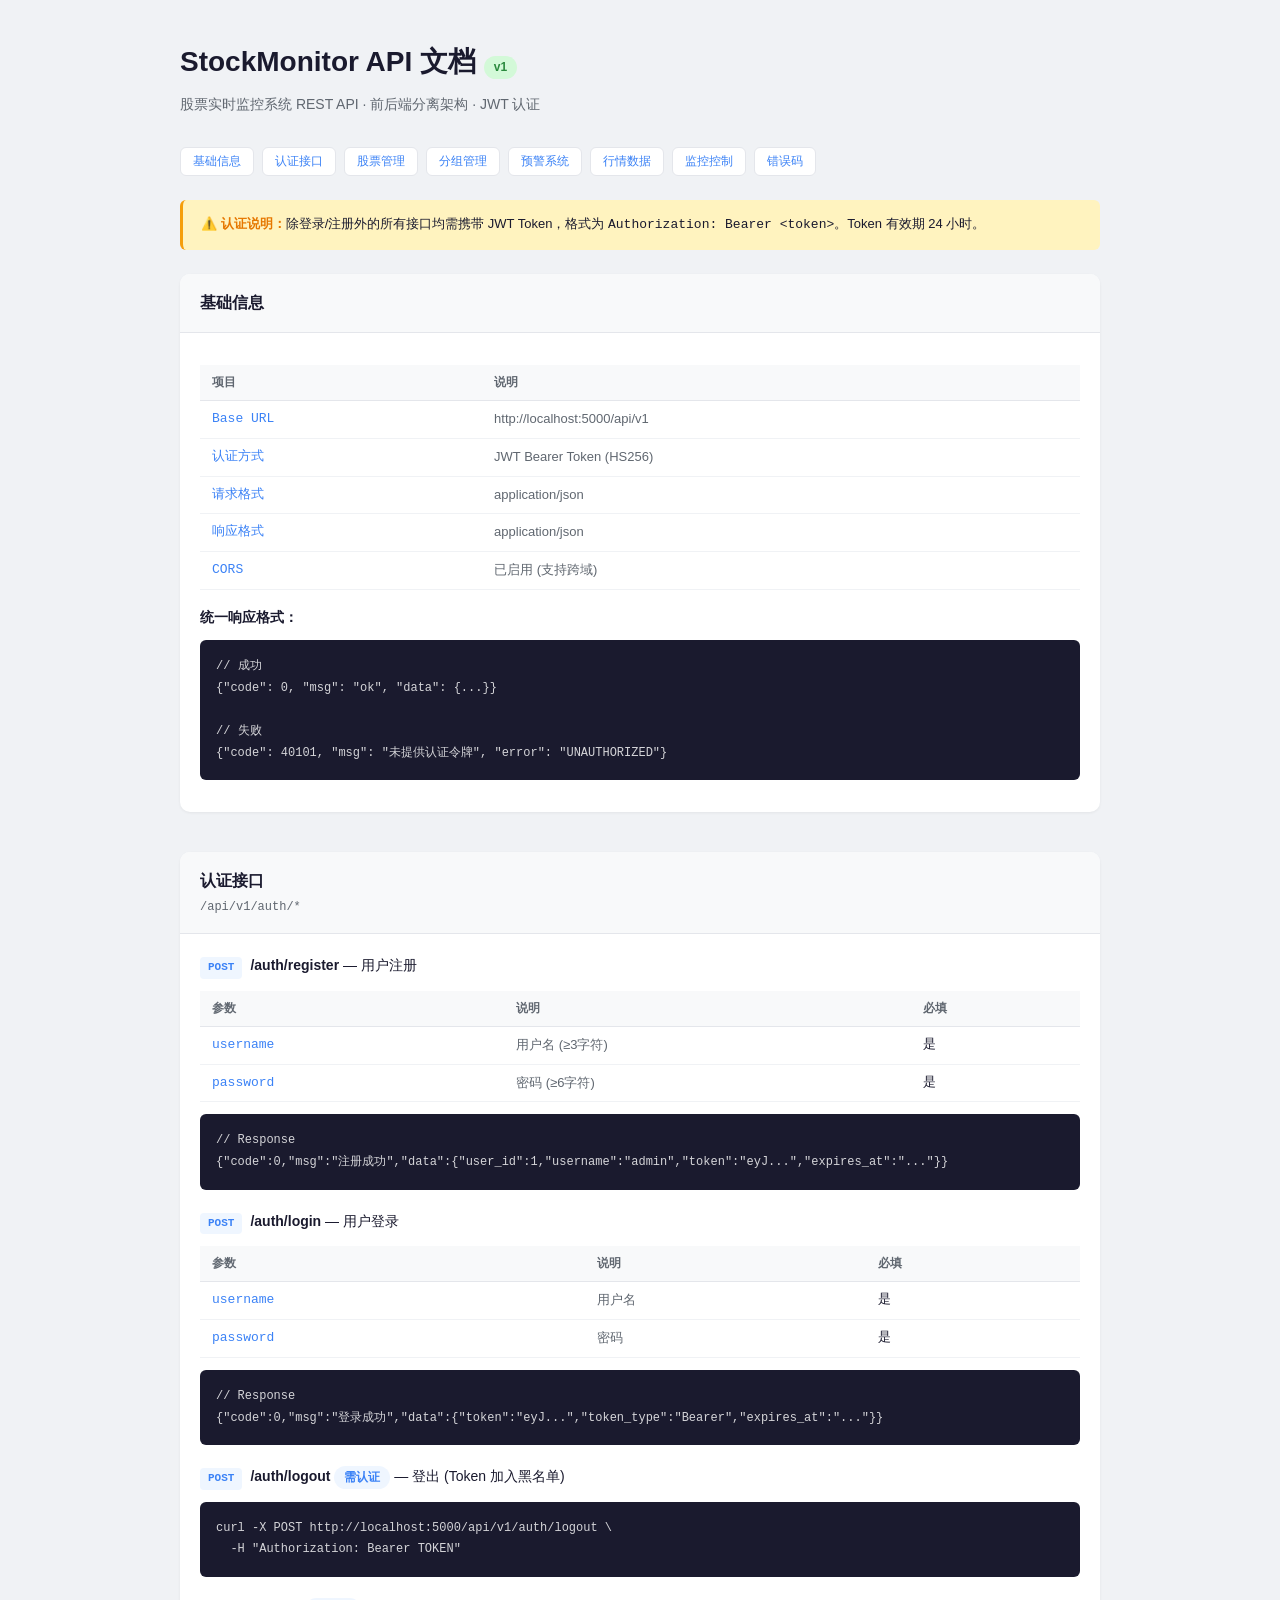
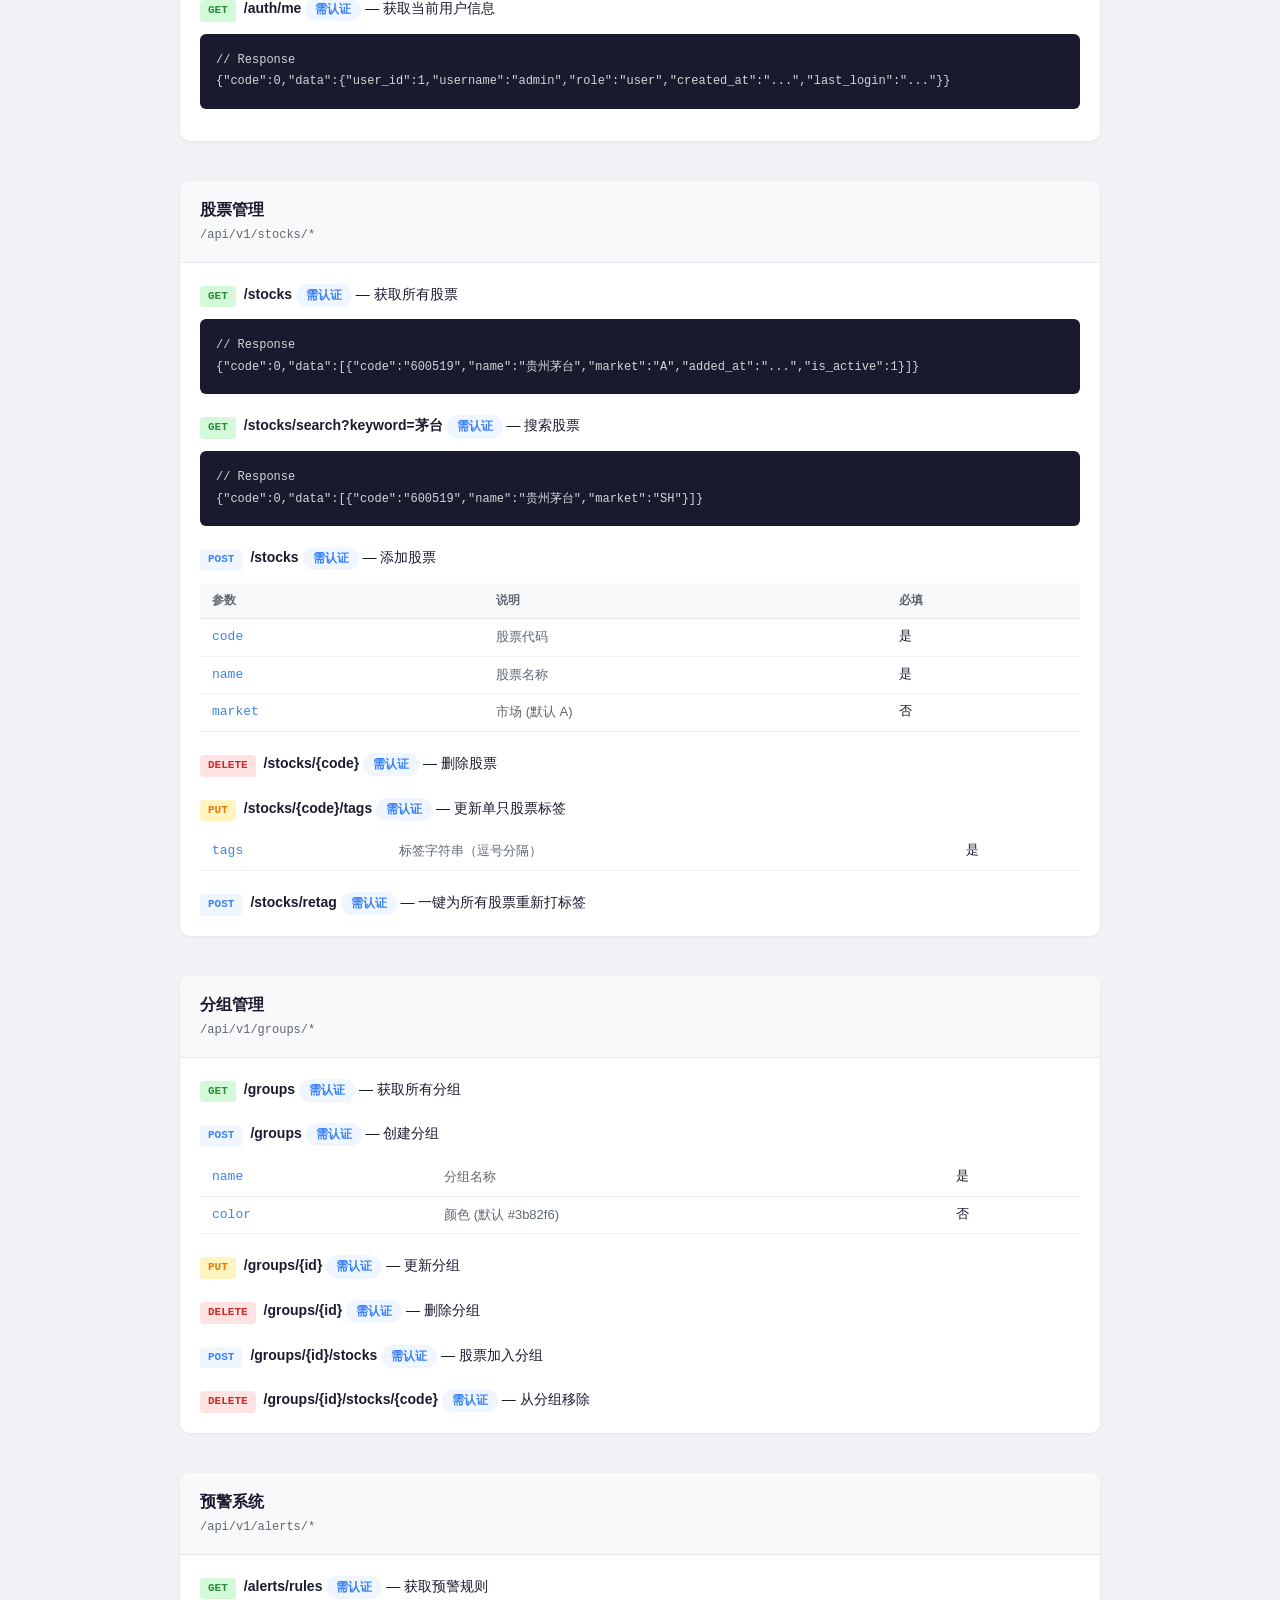
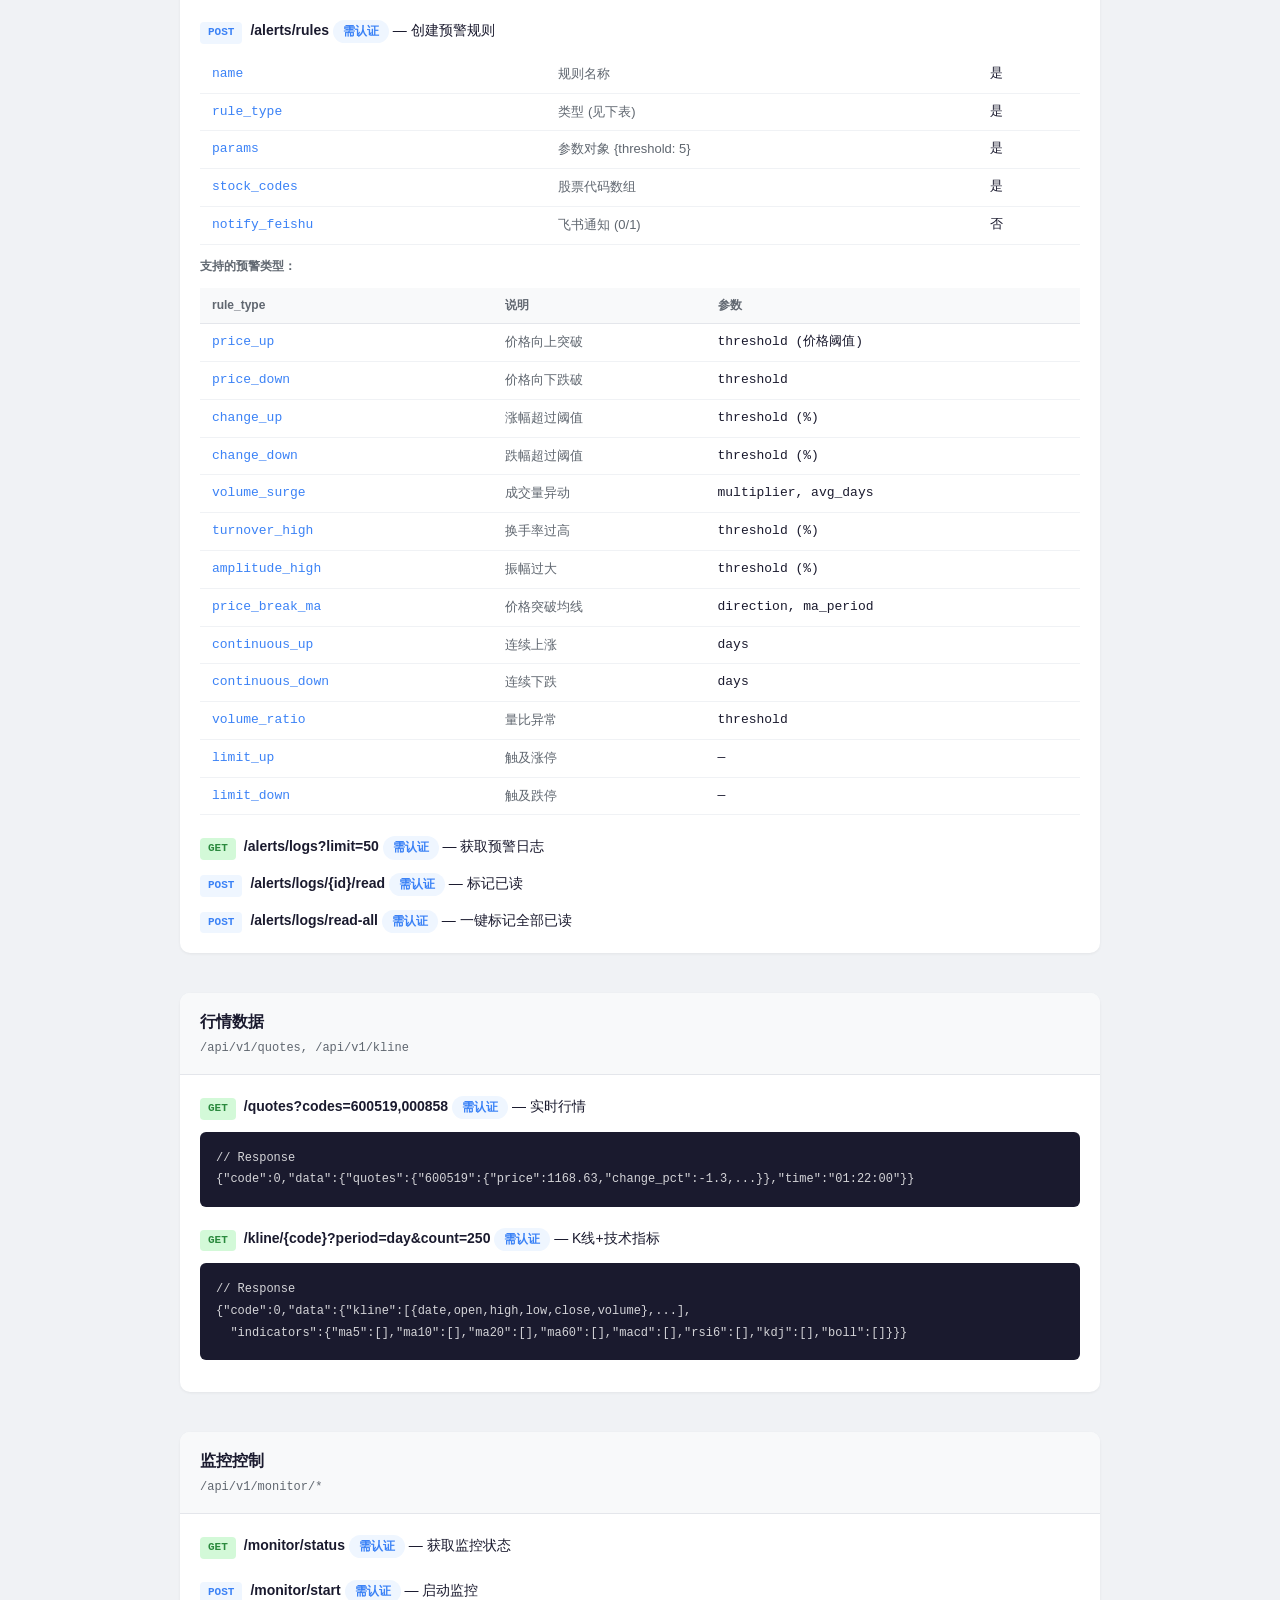
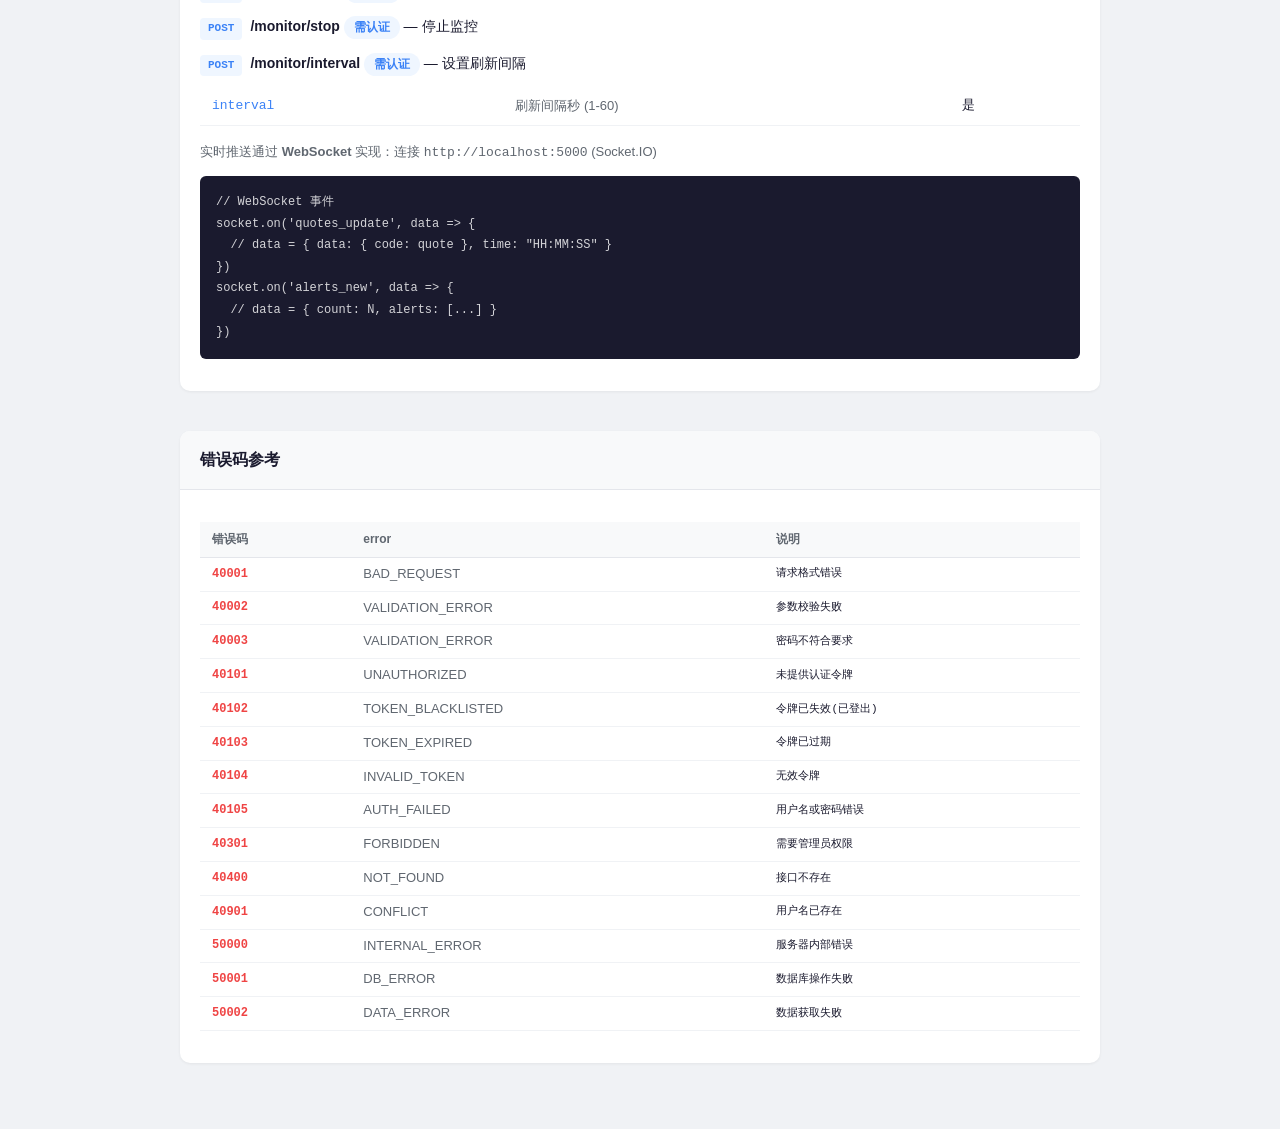
<file: api-docs.html>
<!DOCTYPE html>
<html lang="zh-CN">
<head>
    <meta charset="UTF-8">
    <meta name="viewport" content="width=device-width, initial-scale=1.0">
    <title>StockMonitor API 文档 v1</title>
    <style>
        *{margin:0;padding:0;box-sizing:border-box}
        body{font-family:-apple-system,BlinkMacSystemFont,"Segoe UI","PingFang SC","Microsoft YaHei",sans-serif;font-size:14px;color:#1a1a2e;background:#f0f2f5;line-height:1.6}
        .container{max-width:960px;margin:0 auto;padding:40px 20px}
        h1{font-size:28px;font-weight:700;margin-bottom:8px}
        .subtitle{font-size:14px;color:#606770;margin-bottom:32px}
        .badge{display:inline-flex;align-items:center;gap:4px;padding:2px 10px;border-radius:12px;font-size:12px;font-weight:600}
        .badge-green{background:#d3f9d8;color:#2b8a3e}
        .badge-blue{background:#eff6ff;color:#3b82f6}
        .alert-box{background:#fff3bf;border-left:3px solid #f59e0b;padding:14px 18px;border-radius:6px;margin-bottom:24px;font-size:13px}
        .alert-box strong{color:#e67700}
        .section{margin-bottom:40px;background:#fff;border-radius:10px;box-shadow:0 1px 3px rgba(0,0,0,.06);overflow:hidden}
        .section-header{background:#f8f9fa;padding:16px 20px;border-bottom:1px solid #e4e6eb}
        .section-header h2{font-size:16px;font-weight:700}
        .section-header .endpoint{font-size:12px;color:#606770;margin-top:4px;font-family:monospace}
        .section-body{padding:20px}
        .method{display:inline-flex;padding:2px 8px;border-radius:4px;font-size:11px;font-weight:700;font-family:monospace;margin-right:8px}
        .method-get{background:#d3f9d8;color:#2b8a3e}
        .method-post{background:#eff6ff;color:#3b82f6}
        .method-put{background:#fff3bf;color:#e67700}
        .method-delete{background:#ffe3e3;color:#c92a2a}
        .param-table{width:100%;border-collapse:collapse;margin:12px 0}
        .param-table th{background:#f8f9fa;padding:8px 12px;text-align:left;font-size:12px;font-weight:600;color:#606770;border-bottom:1px solid #e4e6eb}
        .param-table td{padding:8px 12px;font-size:13px;border-bottom:1px solid #f0f2f5;font-family:monospace}
        .param-table td:first-child{color:#3b82f6}
        .param-table td:nth-child(2){color:#606770;font-family:inherit;font-size:13px}
        pre{background:#1a1a2e;color:#d4d4d8;padding:16px;border-radius:6px;font-size:12px;overflow-x:auto;margin:12px 0;line-height:1.8}
        .toc{display:flex;flex-wrap:wrap;gap:8px;margin-bottom:24px}
        .toc a{display:inline-flex;align-items:center;padding:4px 12px;background:#fff;border:1px solid #e4e6eb;border-radius:6px;font-size:12px;color:#3b82f6;text-decoration:none;transition:all .2s}
        .toc a:hover{background:#eff6ff;border-color:#3b82f6}
        .error-table{margin:12px 0;width:100%}
        .error-table td{padding:6px 12px;font-size:12px;border-bottom:1px solid #f0f2f5}
        .error-table td:first-child{font-family:monospace;font-weight:600;color:#ef4444;white-space:nowrap}
        .error-table td:last-child{font-family:monospace;font-size:11px}
    </style>
</head>
<body>
    <div class="container">
        <h1>StockMonitor API 文档 <span class="badge badge-green">v1</span></h1>
        <div class="subtitle">股票实时监控系统 REST API · 前后端分离架构 · JWT 认证</div>

        <div class="toc">
            <a href="#base">基础信息</a>
            <a href="#auth">认证接口</a>
            <a href="#stocks">股票管理</a>
            <a href="#groups">分组管理</a>
            <a href="#alerts">预警系统</a>
            <a href="#quotes">行情数据</a>
            <a href="#monitor">监控控制</a>
            <a href="#errors">错误码</a>
        </div>

        <div class="alert-box"><strong>⚠️ 认证说明：</strong>除登录/注册外的所有接口均需携带 JWT Token，格式为 <code>Authorization: Bearer &lt;token&gt;</code>。Token 有效期 24 小时。</div>

        <!-- 基础信息 -->
        <div class="section" id="base">
            <div class="section-header"><h2>基础信息</h2></div>
            <div class="section-body">
                <table class="param-table">
                    <tr><th>项目</th><th>说明</th></tr>
                    <tr><td>Base URL</td><td>http://localhost:5000/api/v1</td></tr>
                    <tr><td>认证方式</td><td>JWT Bearer Token (HS256)</td></tr>
                    <tr><td>请求格式</td><td>application/json</td></tr>
                    <tr><td>响应格式</td><td>application/json</td></tr>
                    <tr><td>CORS</td><td>已启用 (支持跨域)</td></tr>
                </table>
                <p style="margin-top:16px;font-weight:600">统一响应格式：</p>
                <pre>// 成功
{"code": 0, "msg": "ok", "data": {...}}

// 失败  
{"code": 40101, "msg": "未提供认证令牌", "error": "UNAUTHORIZED"}</pre>
            </div>
        </div>

        <!-- 认证 -->
        <div class="section" id="auth">
            <div class="section-header"><h2>认证接口</h2><div class="endpoint">/api/v1/auth/*</div></div>
            <div class="section-body">

                <p><span class="method method-post">POST</span><strong>/auth/register</strong> — 用户注册</p>
                <table class="param-table">
                    <tr><th>参数</th><th>说明</th><th>必填</th></tr>
                    <tr><td>username</td><td>用户名 (≥3字符)</td><td>是</td></tr>
                    <tr><td>password</td><td>密码 (≥6字符)</td><td>是</td></tr>
                </table>
                <pre>// Response
{"code":0,"msg":"注册成功","data":{"user_id":1,"username":"admin","token":"eyJ...","expires_at":"..."}}</pre>

                <p style="margin-top:20px"><span class="method method-post">POST</span><strong>/auth/login</strong> — 用户登录</p>
                <table class="param-table">
                    <tr><th>参数</th><th>说明</th><th>必填</th></tr>
                    <tr><td>username</td><td>用户名</td><td>是</td></tr>
                    <tr><td>password</td><td>密码</td><td>是</td></tr>
                </table>
                <pre>// Response
{"code":0,"msg":"登录成功","data":{"token":"eyJ...","token_type":"Bearer","expires_at":"..."}}</pre>

                <p style="margin-top:20px"><span class="method method-post">POST</span><strong>/auth/logout</strong> <span class="badge badge-blue">需认证</span> — 登出 (Token 加入黑名单)</p>
                <pre>curl -X POST http://localhost:5000/api/v1/auth/logout \
  -H "Authorization: Bearer TOKEN"</pre>

                <p style="margin-top:20px"><span class="method method-get">GET</span><strong>/auth/me</strong> <span class="badge badge-blue">需认证</span> — 获取当前用户信息</p>
                <pre>// Response
{"code":0,"data":{"user_id":1,"username":"admin","role":"user","created_at":"...","last_login":"..."}}</pre>
            </div>
        </div>

        <!-- 股票管理 -->
        <div class="section" id="stocks">
            <div class="section-header"><h2>股票管理</h2><div class="endpoint">/api/v1/stocks/*</div></div>
            <div class="section-body">
                <p><span class="method method-get">GET</span><strong>/stocks</strong> <span class="badge badge-blue">需认证</span> — 获取所有股票</p>
                <pre>// Response
{"code":0,"data":[{"code":"600519","name":"贵州茅台","market":"A","added_at":"...","is_active":1}]}</pre>

                <p style="margin-top:20px"><span class="method method-get">GET</span><strong>/stocks/search?keyword=茅台</strong> <span class="badge badge-blue">需认证</span> — 搜索股票</p>
                <pre>// Response  
{"code":0,"data":[{"code":"600519","name":"贵州茅台","market":"SH"}]}</pre>

                <p style="margin-top:20px"><span class="method method-post">POST</span><strong>/stocks</strong> <span class="badge badge-blue">需认证</span> — 添加股票</p>
                <table class="param-table">
                    <tr><th>参数</th><th>说明</th><th>必填</th></tr>
                    <tr><td>code</td><td>股票代码</td><td>是</td></tr>
                    <tr><td>name</td><td>股票名称</td><td>是</td></tr>
                    <tr><td>market</td><td>市场 (默认 A)</td><td>否</td></tr>
                </table>

                <p style="margin-top:20px"><span class="method method-delete">DELETE</span><strong>/stocks/{code}</strong> <span class="badge badge-blue">需认证</span> — 删除股票</p>

                <p style="margin-top:20px"><span class="method method-put">PUT</span><strong>/stocks/{code}/tags</strong> <span class="badge badge-blue">需认证</span> — 更新单只股票标签</p>
                <table class="param-table"><tr><td>tags</td><td>标签字符串（逗号分隔）</td><td>是</td></tr></table>

                <p style="margin-top:20px"><span class="method method-post">POST</span><strong>/stocks/retag</strong> <span class="badge badge-blue">需认证</span> — 一键为所有股票重新打标签</p>
            </div>
        </div>

        <!-- 分组 -->
        <div class="section" id="groups">
            <div class="section-header"><h2>分组管理</h2><div class="endpoint">/api/v1/groups/*</div></div>
            <div class="section-body">
                <p><span class="method method-get">GET</span><strong>/groups</strong> <span class="badge badge-blue">需认证</span> — 获取所有分组</p>
                <p style="margin-top:20px"><span class="method method-post">POST</span><strong>/groups</strong> <span class="badge badge-blue">需认证</span> — 创建分组</p>
                <table class="param-table">
                    <tr><td>name</td><td>分组名称</td><td>是</td></tr>
                    <tr><td>color</td><td>颜色 (默认 #3b82f6)</td><td>否</td></tr>
                </table>
                <p style="margin-top:20px"><span class="method method-put">PUT</span><strong>/groups/{id}</strong> <span class="badge badge-blue">需认证</span> — 更新分组</p>
                <p style="margin-top:20px"><span class="method method-delete">DELETE</span><strong>/groups/{id}</strong> <span class="badge badge-blue">需认证</span> — 删除分组</p>
                <p style="margin-top:20px"><span class="method method-post">POST</span><strong>/groups/{id}/stocks</strong> <span class="badge badge-blue">需认证</span> — 股票加入分组</p>
                <p style="margin-top:20px"><span class="method method-delete">DELETE</span><strong>/groups/{id}/stocks/{code}</strong> <span class="badge badge-blue">需认证</span> — 从分组移除</p>
            </div>
        </div>

        <!-- 预警 -->
        <div class="section" id="alerts">
            <div class="section-header"><h2>预警系统</h2><div class="endpoint">/api/v1/alerts/*</div></div>
            <div class="section-body">
                <p><span class="method method-get">GET</span><strong>/alerts/rules</strong> <span class="badge badge-blue">需认证</span> — 获取预警规则</p>
                <p style="margin-top:20px"><span class="method method-post">POST</span><strong>/alerts/rules</strong> <span class="badge badge-blue">需认证</span> — 创建预警规则</p>
                <table class="param-table">
                    <tr><td>name</td><td>规则名称</td><td>是</td></tr>
                    <tr><td>rule_type</td><td>类型 (见下表)</td><td>是</td></tr>
                    <tr><td>params</td><td>参数对象 {threshold: 5}</td><td>是</td></tr>
                    <tr><td>stock_codes</td><td>股票代码数组</td><td>是</td></tr>
                    <tr><td>notify_feishu</td><td>飞书通知 (0/1)</td><td>否</td></tr>
                </table>
                <p style="margin-top:12px;font-size:12px;color:#606770"><strong>支持的预警类型：</strong></p>
                <table class="param-table">
                    <tr><th>rule_type</th><th>说明</th><th>参数</th></tr>
                    <tr><td>price_up</td><td>价格向上突破</td><td>threshold (价格阈值)</td></tr>
                    <tr><td>price_down</td><td>价格向下跌破</td><td>threshold</td></tr>
                    <tr><td>change_up</td><td>涨幅超过阈值</td><td>threshold (%)</td></tr>
                    <tr><td>change_down</td><td>跌幅超过阈值</td><td>threshold (%)</td></tr>
                    <tr><td>volume_surge</td><td>成交量异动</td><td>multiplier, avg_days</td></tr>
                    <tr><td>turnover_high</td><td>换手率过高</td><td>threshold (%)</td></tr>
                    <tr><td>amplitude_high</td><td>振幅过大</td><td>threshold (%)</td></tr>
                    <tr><td>price_break_ma</td><td>价格突破均线</td><td>direction, ma_period</td></tr>
                    <tr><td>continuous_up</td><td>连续上涨</td><td>days</td></tr>
                    <tr><td>continuous_down</td><td>连续下跌</td><td>days</td></tr>
                    <tr><td>volume_ratio</td><td>量比异常</td><td>threshold</td></tr>
                    <tr><td>limit_up</td><td>触及涨停</td><td>—</td></tr>
                    <tr><td>limit_down</td><td>触及跌停</td><td>—</td></tr>
                </table>
                <p style="margin-top:20px"><span class="method method-get">GET</span><strong>/alerts/logs?limit=50</strong> <span class="badge badge-blue">需认证</span> — 获取预警日志</p>
                <p style="margin-top:12px"><span class="method method-post">POST</span><strong>/alerts/logs/{id}/read</strong> <span class="badge badge-blue">需认证</span> — 标记已读</p>
                <p style="margin-top:12px"><span class="method method-post">POST</span><strong>/alerts/logs/read-all</strong> <span class="badge badge-blue">需认证</span> — 一键标记全部已读</p>
            </div>
        </div>

        <!-- 行情 -->
        <div class="section" id="quotes">
            <div class="section-header"><h2>行情数据</h2><div class="endpoint">/api/v1/quotes, /api/v1/kline</div></div>
            <div class="section-body">
                <p><span class="method method-get">GET</span><strong>/quotes?codes=600519,000858</strong> <span class="badge badge-blue">需认证</span> — 实时行情</p>
                <pre>// Response
{"code":0,"data":{"quotes":{"600519":{"price":1168.63,"change_pct":-1.3,...}},"time":"01:22:00"}}</pre>

                <p style="margin-top:20px"><span class="method method-get">GET</span><strong>/kline/{code}?period=day&count=250</strong> <span class="badge badge-blue">需认证</span> — K线+技术指标</p>
                <pre>// Response
{"code":0,"data":{"kline":[{date,open,high,low,close,volume},...],
  "indicators":{"ma5":[],"ma10":[],"ma20":[],"ma60":[],"macd":[],"rsi6":[],"kdj":[],"boll":[]}}}</pre>
            </div>
        </div>

        <!-- 监控 -->
        <div class="section" id="monitor">
            <div class="section-header"><h2>监控控制</h2><div class="endpoint">/api/v1/monitor/*</div></div>
            <div class="section-body">
                <p><span class="method method-get">GET</span><strong>/monitor/status</strong> <span class="badge badge-blue">需认证</span> — 获取监控状态</p>
                <p style="margin-top:20px"><span class="method method-post">POST</span><strong>/monitor/start</strong> <span class="badge badge-blue">需认证</span> — 启动监控</p>
                <p style="margin-top:12px"><span class="method method-post">POST</span><strong>/monitor/stop</strong> <span class="badge badge-blue">需认证</span> — 停止监控</p>
                <p style="margin-top:12px"><span class="method method-post">POST</span><strong>/monitor/interval</strong> <span class="badge badge-blue">需认证</span> — 设置刷新间隔</p>
                <table class="param-table">
                    <tr><td>interval</td><td>刷新间隔秒 (1-60)</td><td>是</td></tr>
                </table>
                <p style="margin-top:16px;font-size:13px;color:#606770">实时推送通过 <strong>WebSocket</strong> 实现：连接 <code>http://localhost:5000</code> (Socket.IO)</p>
                <pre>// WebSocket 事件
socket.on('quotes_update', data => {
  // data = { data: { code: quote }, time: "HH:MM:SS" }
})
socket.on('alerts_new', data => {
  // data = { count: N, alerts: [...] }
})</pre>
            </div>
        </div>

        <!-- 错误码 -->
        <div class="section" id="errors">
            <div class="section-header"><h2>错误码参考</h2></div>
            <div class="section-body">
                <table class="error-table param-table">
                    <tr><th>错误码</th><th>error</th><th>说明</th></tr>
                    <tr><td>40001</td><td>BAD_REQUEST</td><td>请求格式错误</td></tr>
                    <tr><td>40002</td><td>VALIDATION_ERROR</td><td>参数校验失败</td></tr>
                    <tr><td>40003</td><td>VALIDATION_ERROR</td><td>密码不符合要求</td></tr>
                    <tr><td>40101</td><td>UNAUTHORIZED</td><td>未提供认证令牌</td></tr>
                    <tr><td>40102</td><td>TOKEN_BLACKLISTED</td><td>令牌已失效(已登出)</td></tr>
                    <tr><td>40103</td><td>TOKEN_EXPIRED</td><td>令牌已过期</td></tr>
                    <tr><td>40104</td><td>INVALID_TOKEN</td><td>无效令牌</td></tr>
                    <tr><td>40105</td><td>AUTH_FAILED</td><td>用户名或密码错误</td></tr>
                    <tr><td>40301</td><td>FORBIDDEN</td><td>需要管理员权限</td></tr>
                    <tr><td>40400</td><td>NOT_FOUND</td><td>接口不存在</td></tr>
                    <tr><td>40901</td><td>CONFLICT</td><td>用户名已存在</td></tr>
                    <tr><td>50000</td><td>INTERNAL_ERROR</td><td>服务器内部错误</td></tr>
                    <tr><td>50001</td><td>DB_ERROR</td><td>数据库操作失败</td></tr>
                    <tr><td>50002</td><td>DATA_ERROR</td><td>数据获取失败</td></tr>
                </table>
            </div>
        </div>
    </div>
</body>
</html>
</file>
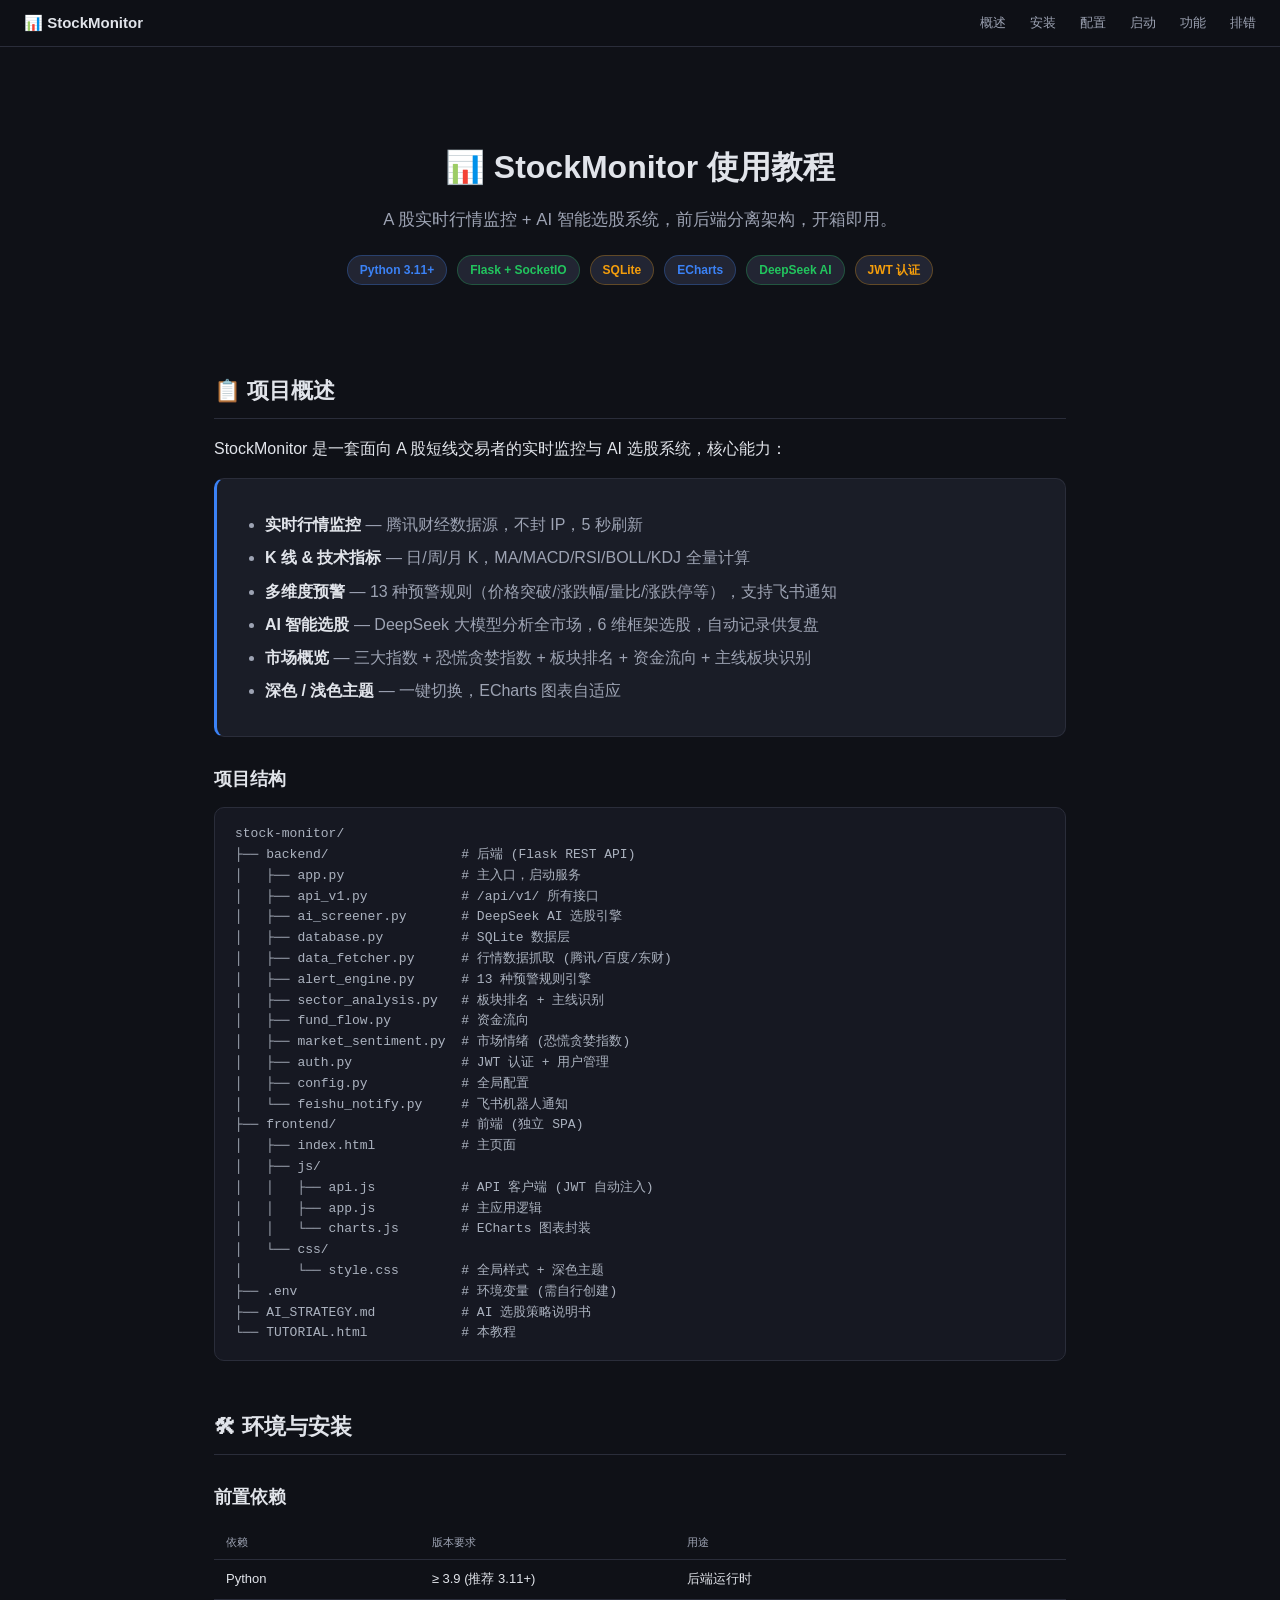
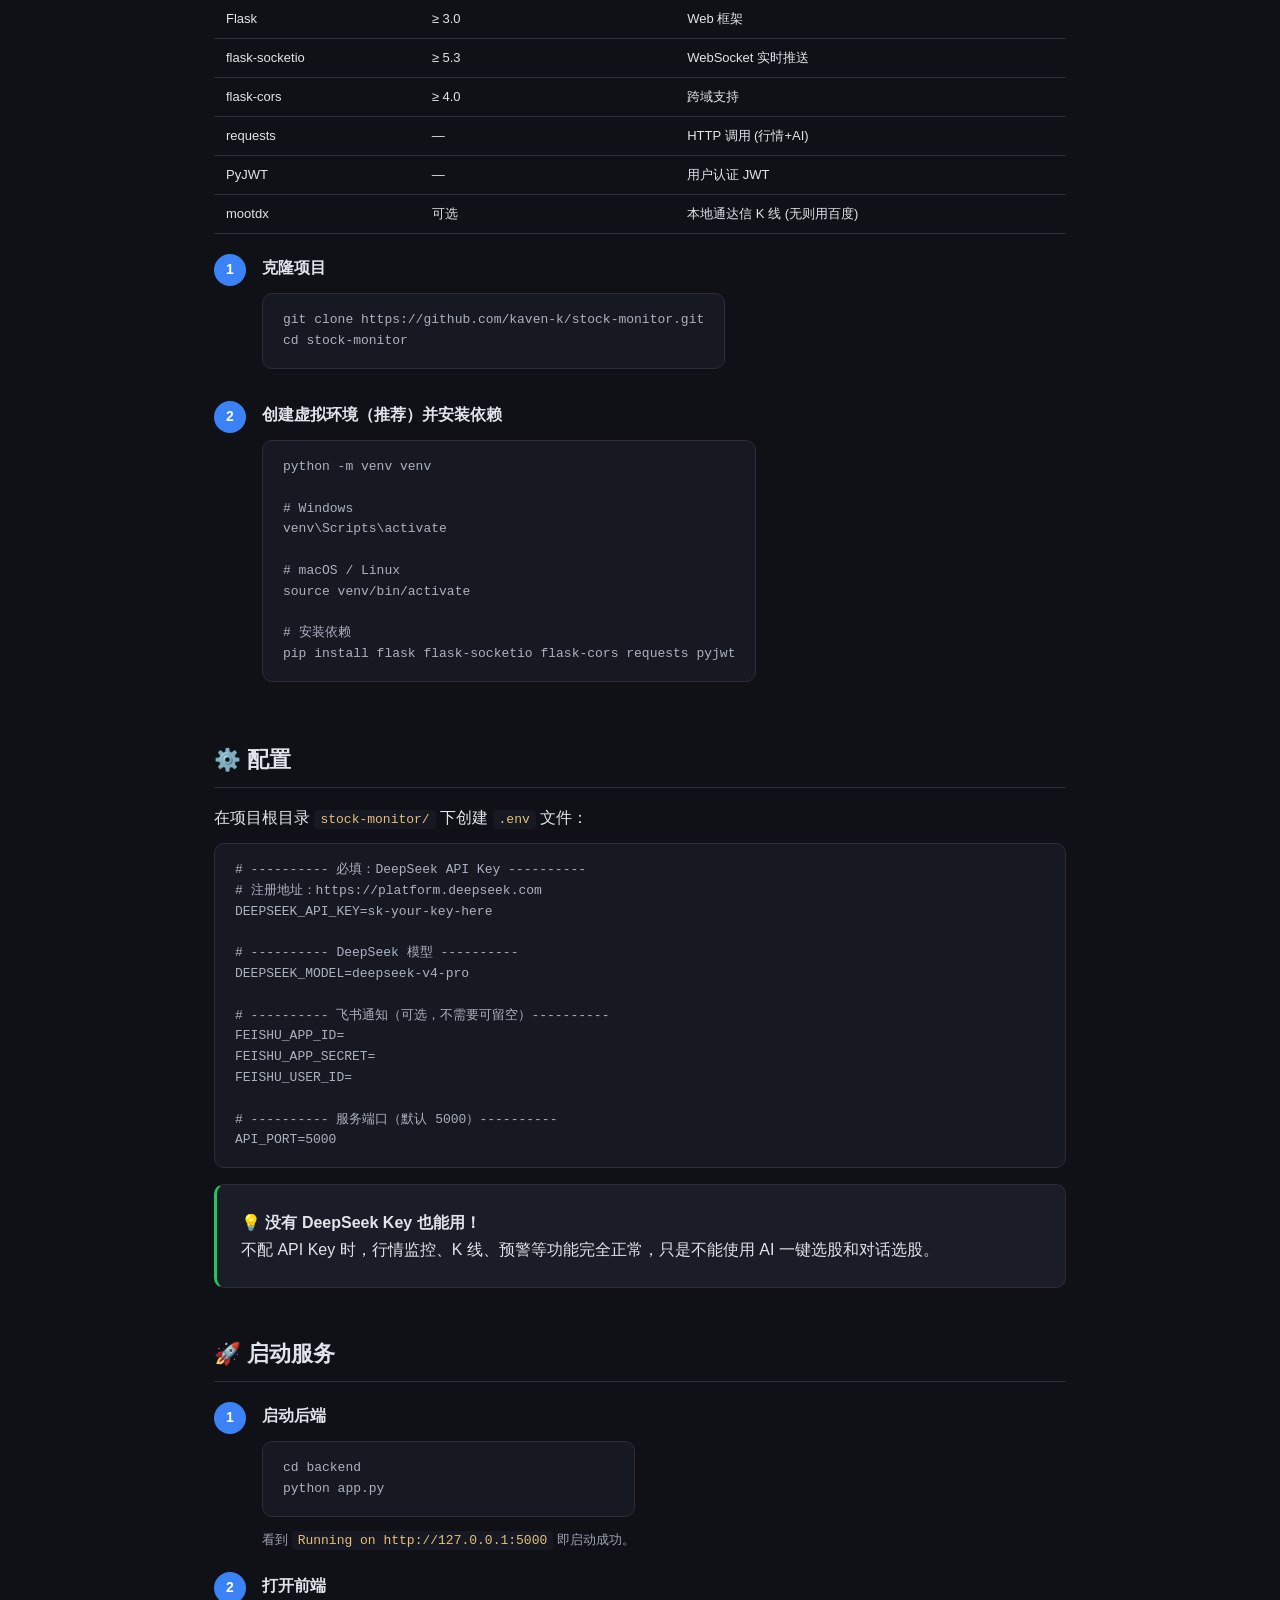
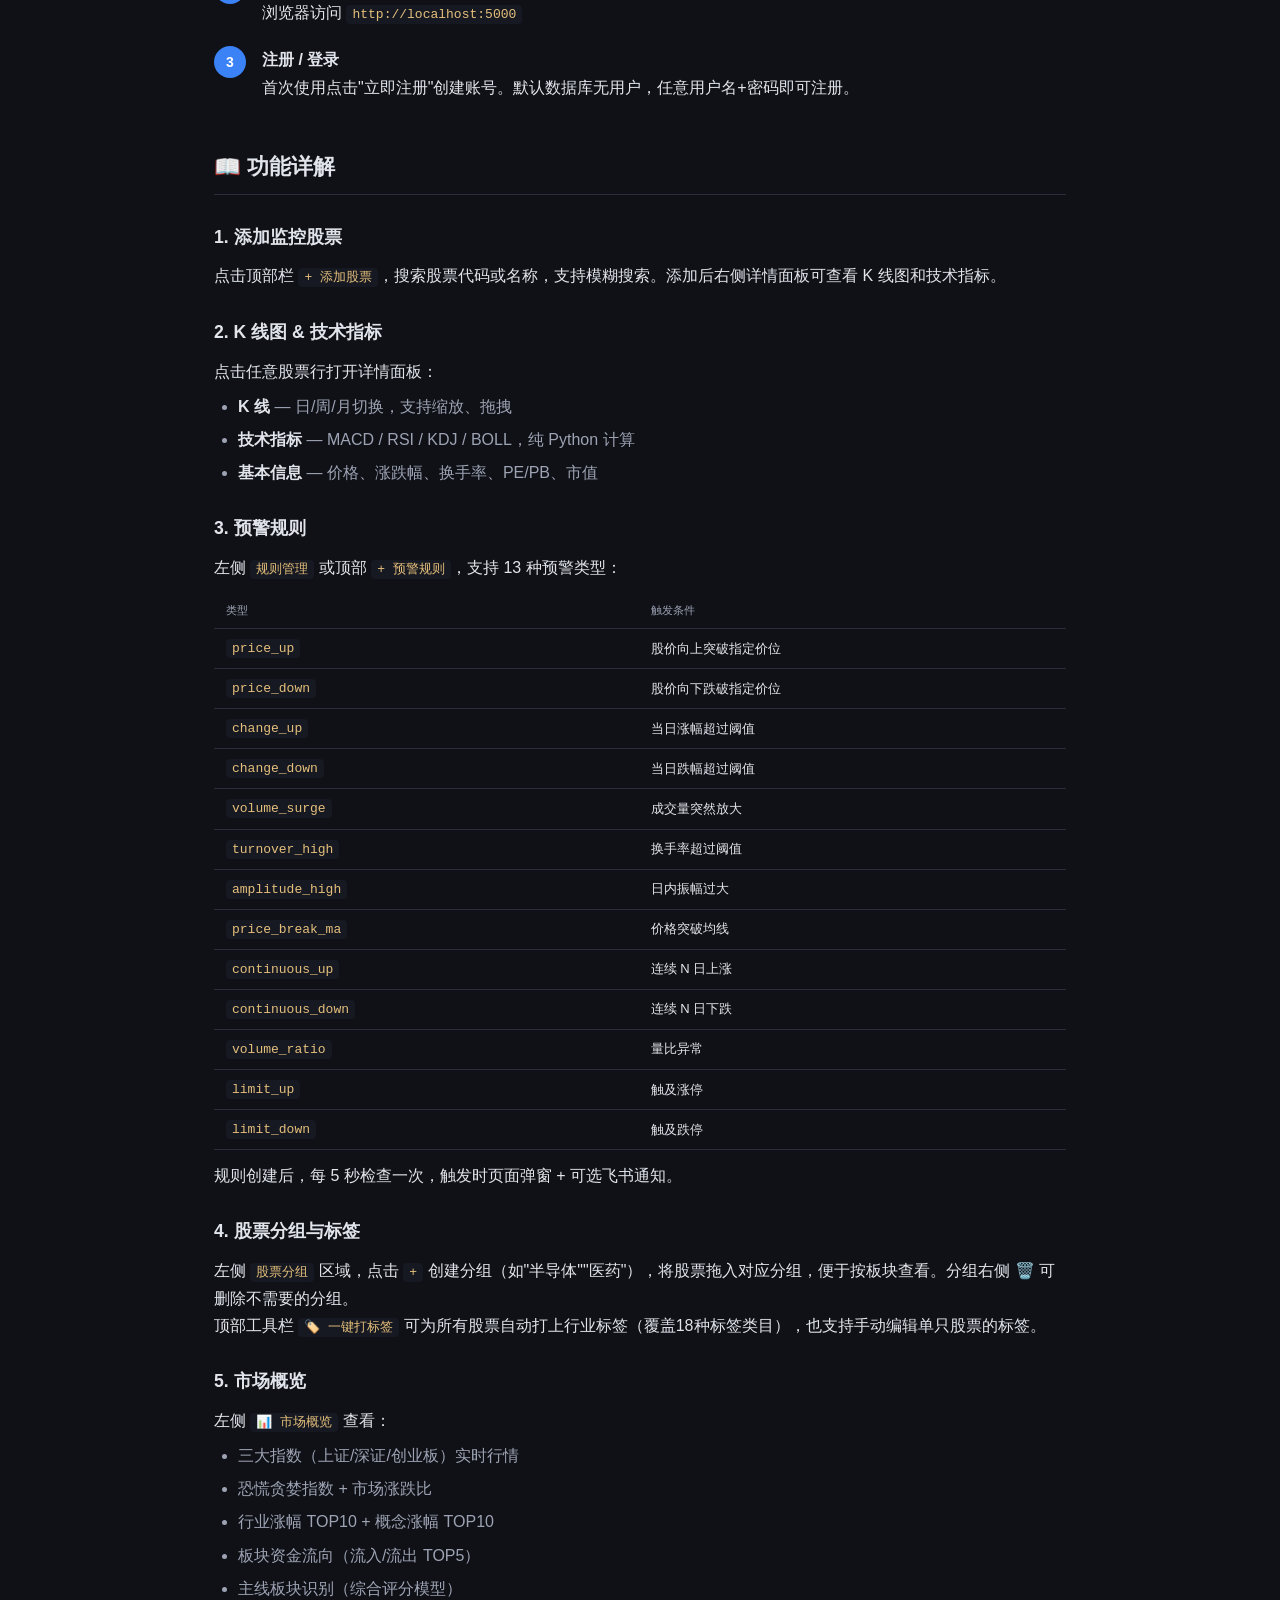
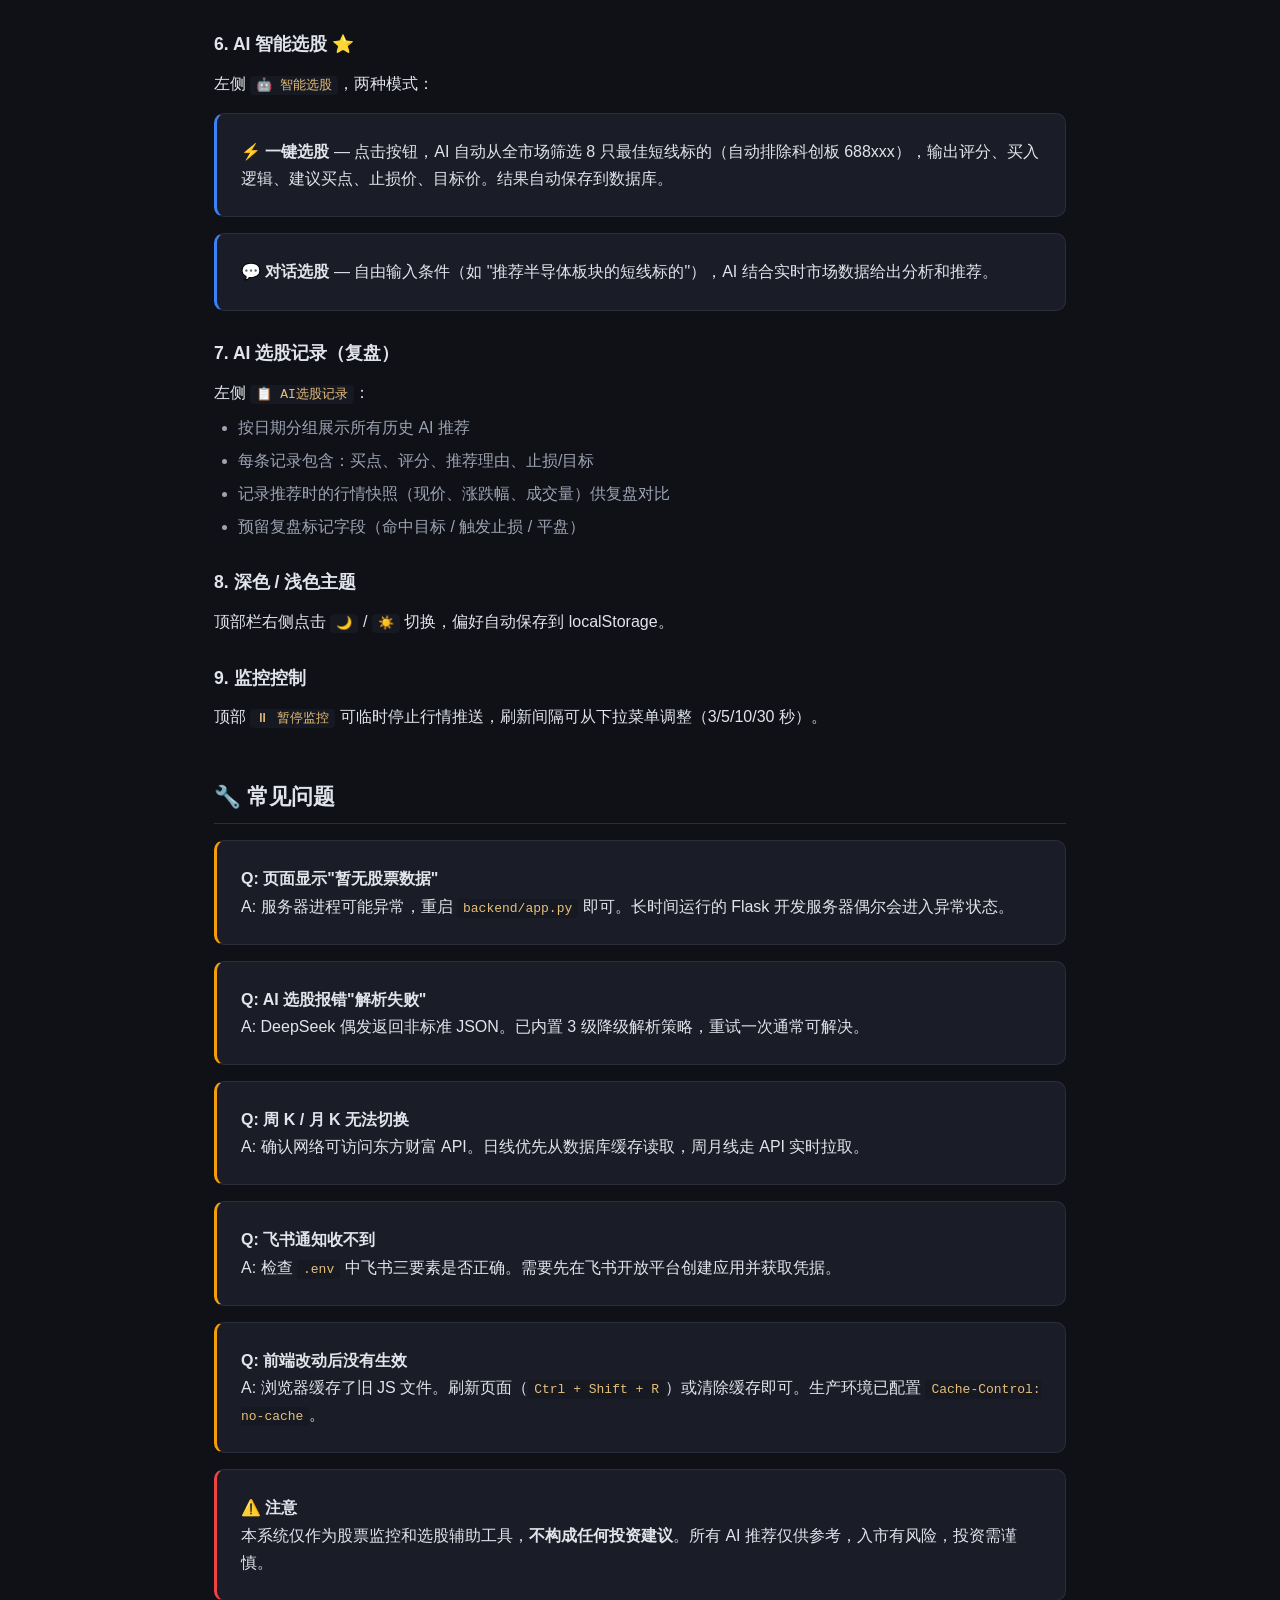
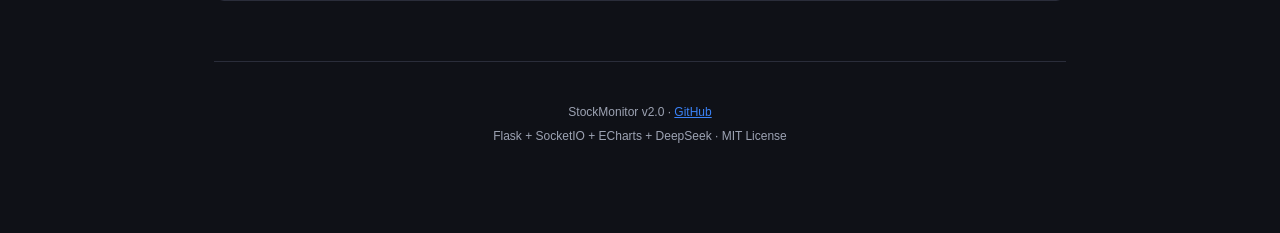
<file: TUTORIAL.html>
<!DOCTYPE html>
<html lang="zh-CN">
<head>
    <meta charset="UTF-8">
    <meta name="viewport" content="width=device-width, initial-scale=1.0">
    <title>StockMonitor 使用教程 — A股实时监控 & AI智能选股</title>
    <style>
        :root {
            --bg: #0f1117;
            --card: #1a1d27;
            --card2: #222533;
            --border: #2a2d3a;
            --text: #e1e4ea;
            --text2: #9da3b3;
            --accent: #3b82f6;
            --accent2: #22c55e;
            --warn: #f59e0b;
            --danger: #ef4444;
            --code: #161822;
            --radius: 10px;
            --font: -apple-system, "Microsoft YaHei", sans-serif;
        }
        * { margin: 0; padding: 0; box-sizing: border-box; }
        html { scroll-behavior: smooth; }
        body {
            font-family: var(--font);
            background: var(--bg);
            color: var(--text);
            line-height: 1.7;
        }
        .nav {
            position: fixed; top: 0; left: 0; right: 0; z-index: 100;
            background: rgba(15,17,23,.92); backdrop-filter: blur(12px);
            border-bottom: 1px solid var(--border);
            padding: 10px 24px; display: flex; gap: 24px; align-items: center;
            flex-wrap: wrap;
        }
        .nav a { color: var(--text2); text-decoration: none; font-size: 13px; transition: color .15s; }
        .nav a:hover { color: var(--accent); }
        .nav .brand { font-weight: 700; color: var(--text); font-size: 15px; margin-right: auto; }

        .container { max-width: 900px; margin: 0 auto; padding: 80px 24px 60px; }

        h1 { font-size: 2rem; margin-bottom: 8px; }
        h2 { font-size: 1.35rem; margin: 48px 0 16px; padding-bottom: 8px; border-bottom: 1px solid var(--border); }
        h3 { font-size: 1.1rem; margin: 28px 0 10px; }

        .hero { text-align: center; padding: 60px 0 40px; }
        .hero p { color: var(--text2); font-size: 1.05rem; max-width: 600px; margin: 12px auto 0; }
        .badges { display: flex; gap: 10px; justify-content: center; margin-top: 20px; flex-wrap: wrap; }
        .badge {
            padding: 4px 12px; border-radius: 20px; font-size: 12px; font-weight: 600;
            background: var(--card2); border: 1px solid var(--border);
        }
        .badge.green { color: var(--accent2); border-color: rgba(34,197,94,.3); }
        .badge.blue { color: var(--accent); border-color: rgba(59,130,246,.3); }
        .badge.amber { color: var(--warn); border-color: rgba(245,158,11,.3); }

        .card {
            background: var(--card);
            border: 1px solid var(--border);
            border-radius: var(--radius);
            padding: 24px;
            margin: 16px 0;
        }
        .card.accent { border-left: 3px solid var(--accent); }
        .card.green { border-left: 3px solid var(--accent2); }
        .card.warn { border-left: 3px solid var(--warn); }
        .card.danger { border-left: 3px solid var(--danger); }

        code {
            background: var(--code);
            padding: 2px 6px;
            border-radius: 4px;
            font-family: "Cascadia Code", "Fira Code", Consolas, monospace;
            font-size: 13px;
            color: #e5c07b;
        }
        pre {
            background: var(--code);
            border: 1px solid var(--border);
            border-radius: var(--radius);
            padding: 16px 20px;
            overflow-x: auto;
            font-family: "Cascadia Code", "Fira Code", Consolas, monospace;
            font-size: 13px;
            line-height: 1.6;
            margin: 12px 0;
        }
        pre code { background: none; padding: 0; color: #abb2bf; }

        ul, ol { padding-left: 24px; margin: 8px 0; }
        li { margin: 6px 0; color: var(--text2); }
        li strong { color: var(--text); }

        .step { display: flex; gap: 16px; align-items: flex-start; margin: 20px 0; }
        .step-num {
            flex-shrink: 0; width: 32px; height: 32px; border-radius: 50%;
            background: var(--accent); color: #fff; display: flex; align-items: center;
            justify-content: center; font-weight: 700; font-size: 14px;
        }

        table { width: 100%; border-collapse: collapse; margin: 12px 0; font-size: 13px; }
        th, td { padding: 8px 12px; text-align: left; border-bottom: 1px solid var(--border); }
        th { color: var(--text2); font-weight: 500; font-size: 11px; text-transform: uppercase; }
        td code { white-space: nowrap; }

        .footer {
            text-align: center; padding: 40px 0; color: var(--text2); font-size: 12px;
            border-top: 1px solid var(--border); margin-top: 60px;
        }
        .footer a { color: var(--accent); }

        @media (max-width: 640px) {
            .container { padding: 80px 16px 40px; }
            .nav { gap: 12px; }
            pre { font-size: 11px; padding: 12px; }
        }
    </style>
</head>
<body>

<nav class="nav">
    <span class="brand">📊 StockMonitor</span>
    <a href="#overview">概述</a>
    <a href="#install">安装</a>
    <a href="#config">配置</a>
    <a href="#start">启动</a>
    <a href="#features">功能</a>
    <a href="#trouble">排错</a>
</nav>

<div class="container">

    <!-- ====== Hero ====== -->
    <div class="hero">
        <h1>📊 StockMonitor 使用教程</h1>
        <p>A 股实时行情监控 + AI 智能选股系统，前后端分离架构，开箱即用。</p>
        <div class="badges">
            <span class="badge blue">Python 3.11+</span>
            <span class="badge green">Flask + SocketIO</span>
            <span class="badge amber">SQLite</span>
            <span class="badge blue">ECharts</span>
            <span class="badge green">DeepSeek AI</span>
            <span class="badge amber">JWT 认证</span>
        </div>
    </div>

    <!-- ====== 概述 ====== -->
    <h2 id="overview">📋 项目概述</h2>
    <p>StockMonitor 是一套面向 A 股短线交易者的实时监控与 AI 选股系统，核心能力：</p>

    <div class="card accent">
        <ul>
            <li><strong>实时行情监控</strong> — 腾讯财经数据源，不封 IP，5 秒刷新</li>
            <li><strong>K 线 & 技术指标</strong> — 日/周/月 K，MA/MACD/RSI/BOLL/KDJ 全量计算</li>
            <li><strong>多维度预警</strong> — 13 种预警规则（价格突破/涨跌幅/量比/涨跌停等），支持飞书通知</li>
            <li><strong>AI 智能选股</strong> — DeepSeek 大模型分析全市场，6 维框架选股，自动记录供复盘</li>
            <li><strong>市场概览</strong> — 三大指数 + 恐慌贪婪指数 + 板块排名 + 资金流向 + 主线板块识别</li>
            <li><strong>深色 / 浅色主题</strong> — 一键切换，ECharts 图表自适应</li>
        </ul>
    </div>

    <h3>项目结构</h3>
    <pre><code>stock-monitor/
├── backend/                 # 后端 (Flask REST API)
│   ├── app.py               # 主入口，启动服务
│   ├── api_v1.py            # /api/v1/ 所有接口
│   ├── ai_screener.py       # DeepSeek AI 选股引擎
│   ├── database.py          # SQLite 数据层
│   ├── data_fetcher.py      # 行情数据抓取 (腾讯/百度/东财)
│   ├── alert_engine.py      # 13 种预警规则引擎
│   ├── sector_analysis.py   # 板块排名 + 主线识别
│   ├── fund_flow.py         # 资金流向
│   ├── market_sentiment.py  # 市场情绪 (恐慌贪婪指数)
│   ├── auth.py              # JWT 认证 + 用户管理
│   ├── config.py            # 全局配置
│   └── feishu_notify.py     # 飞书机器人通知
├── frontend/                # 前端 (独立 SPA)
│   ├── index.html           # 主页面
│   ├── js/
│   │   ├── api.js           # API 客户端 (JWT 自动注入)
│   │   ├── app.js           # 主应用逻辑
│   │   └── charts.js        # ECharts 图表封装
│   └── css/
│       └── style.css        # 全局样式 + 深色主题
├── .env                     # 环境变量 (需自行创建)
├── AI_STRATEGY.md           # AI 选股策略说明书
└── TUTORIAL.html            # 本教程
</code></pre>

    <!-- ====== 安装 ====== -->
    <h2 id="install">🛠 环境与安装</h2>

    <h3>前置依赖</h3>
    <table>
        <tr><th>依赖</th><th>版本要求</th><th>用途</th></tr>
        <tr><td>Python</td><td>≥ 3.9 (推荐 3.11+)</td><td>后端运行时</td></tr>
        <tr><td>Flask</td><td>≥ 3.0</td><td>Web 框架</td></tr>
        <tr><td>flask-socketio</td><td>≥ 5.3</td><td>WebSocket 实时推送</td></tr>
        <tr><td>flask-cors</td><td>≥ 4.0</td><td>跨域支持</td></tr>
        <tr><td>requests</td><td>—</td><td>HTTP 调用 (行情+AI)</td></tr>
        <tr><td>PyJWT</td><td>—</td><td>用户认证 JWT</td></tr>
        <tr><td>mootdx</td><td>可选</td><td>本地通达信 K 线 (无则用百度)</td></tr>
    </table>

    <div class="step">
        <div class="step-num">1</div>
        <div>
            <strong>克隆项目</strong>
            <pre><code>git clone https://github.com/kaven-k/stock-monitor.git
cd stock-monitor</code></pre>
        </div>
    </div>

    <div class="step">
        <div class="step-num">2</div>
        <div>
            <strong>创建虚拟环境（推荐）并安装依赖</strong>
            <pre><code>python -m venv venv

# Windows
venv\Scripts\activate

# macOS / Linux
source venv/bin/activate

# 安装依赖
pip install flask flask-socketio flask-cors requests pyjwt</code></pre>
        </div>
    </div>

    <!-- ====== 配置 ====== -->
    <h2 id="config">⚙️ 配置</h2>

    <p>在项目根目录 <code>stock-monitor/</code> 下创建 <code>.env</code> 文件：</p>

    <pre><code># ---------- 必填：DeepSeek API Key ----------
# 注册地址：https://platform.deepseek.com
DEEPSEEK_API_KEY=sk-your-key-here

# ---------- DeepSeek 模型 ----------
DEEPSEEK_MODEL=deepseek-v4-pro

# ---------- 飞书通知（可选，不需要可留空）----------
FEISHU_APP_ID=
FEISHU_APP_SECRET=
FEISHU_USER_ID=

# ---------- 服务端口（默认 5000）----------
API_PORT=5000</code></pre>

    <div class="card green">
        <strong>💡 没有 DeepSeek Key 也能用！</strong><br>
        不配 API Key 时，行情监控、K 线、预警等功能完全正常，只是不能使用 AI 一键选股和对话选股。
    </div>

    <!-- ====== 启动 ====== -->
    <h2 id="start">🚀 启动服务</h2>

    <div class="step">
        <div class="step-num">1</div>
        <div>
            <strong>启动后端</strong>
            <pre><code>cd backend
python app.py</code></pre>
            <p style="color:var(--text2);font-size:13px;margin-top:4px">看到 <code>Running on http://127.0.0.1:5000</code> 即启动成功。</p>
        </div>
    </div>

    <div class="step">
        <div class="step-num">2</div>
        <div>
            <strong>打开前端</strong>
            <p>浏览器访问 <code>http://localhost:5000</code></p>
        </div>
    </div>

    <div class="step">
        <div class="step-num">3</div>
        <div>
            <strong>注册 / 登录</strong>
            <p>首次使用点击"立即注册"创建账号。默认数据库无用户，任意用户名+密码即可注册。</p>
        </div>
    </div>

    <!-- ====== 功能详解 ====== -->
    <h2 id="features">📖 功能详解</h2>

    <h3>1. 添加监控股票</h3>
    <p>点击顶部栏 <code>+ 添加股票</code>，搜索股票代码或名称，支持模糊搜索。添加后右侧详情面板可查看 K 线图和技术指标。</p>

    <h3>2. K 线图 & 技术指标</h3>
    <p>点击任意股票行打开详情面板：</p>
    <ul>
        <li><strong>K 线</strong> — 日/周/月切换，支持缩放、拖拽</li>
        <li><strong>技术指标</strong> — MACD / RSI / KDJ / BOLL，纯 Python 计算</li>
        <li><strong>基本信息</strong> — 价格、涨跌幅、换手率、PE/PB、市值</li>
    </ul>

    <h3>3. 预警规则</h3>
    <p>左侧 <code>规则管理</code> 或顶部 <code>+ 预警规则</code>，支持 13 种预警类型：</p>
    <table>
        <tr><th>类型</th><th>触发条件</th></tr>
        <tr><td><code>price_up</code></td><td>股价向上突破指定价位</td></tr>
        <tr><td><code>price_down</code></td><td>股价向下跌破指定价位</td></tr>
        <tr><td><code>change_up</code></td><td>当日涨幅超过阈值</td></tr>
        <tr><td><code>change_down</code></td><td>当日跌幅超过阈值</td></tr>
        <tr><td><code>volume_surge</code></td><td>成交量突然放大</td></tr>
        <tr><td><code>turnover_high</code></td><td>换手率超过阈值</td></tr>
        <tr><td><code>amplitude_high</code></td><td>日内振幅过大</td></tr>
        <tr><td><code>price_break_ma</code></td><td>价格突破均线</td></tr>
        <tr><td><code>continuous_up</code></td><td>连续 N 日上涨</td></tr>
        <tr><td><code>continuous_down</code></td><td>连续 N 日下跌</td></tr>
        <tr><td><code>volume_ratio</code></td><td>量比异常</td></tr>
        <tr><td><code>limit_up</code></td><td>触及涨停</td></tr>
        <tr><td><code>limit_down</code></td><td>触及跌停</td></tr>
    </table>
    <p>规则创建后，每 5 秒检查一次，触发时页面弹窗 + 可选飞书通知。</p>

    <h3>4. 股票分组与标签</h3>
    <p>左侧 <code>股票分组</code> 区域，点击 <code>+</code> 创建分组（如"半导体""医药"），将股票拖入对应分组，便于按板块查看。分组右侧 🗑️ 可删除不需要的分组。</p>
    <p>顶部工具栏 <code>🏷️ 一键打标签</code> 可为所有股票自动打上行业标签（覆盖18种标签类目），也支持手动编辑单只股票的标签。</p>

    <h3>5. 市场概览</h3>
    <p>左侧 <code>📊 市场概览</code> 查看：</p>
    <ul>
        <li>三大指数（上证/深证/创业板）实时行情</li>
        <li>恐慌贪婪指数 + 市场涨跌比</li>
        <li>行业涨幅 TOP10 + 概念涨幅 TOP10</li>
        <li>板块资金流向（流入/流出 TOP5）</li>
        <li>主线板块识别（综合评分模型）</li>
    </ul>

    <h3>6. AI 智能选股 ⭐</h3>
    <p>左侧 <code>🤖 智能选股</code>，两种模式：</p>

    <div class="card accent">
        <strong>⚡ 一键选股</strong> — 点击按钮，AI 自动从全市场筛选 8 只最佳短线标的（自动排除科创板 688xxx），输出评分、买入逻辑、建议买点、止损价、目标价。结果自动保存到数据库。
    </div>

    <div class="card accent">
        <strong>💬 对话选股</strong> — 自由输入条件（如 "推荐半导体板块的短线标的"），AI 结合实时市场数据给出分析和推荐。
    </div>

    <h3>7. AI 选股记录（复盘）</h3>
    <p>左侧 <code>📋 AI选股记录</code>：</p>
    <ul>
        <li>按日期分组展示所有历史 AI 推荐</li>
        <li>每条记录包含：买点、评分、推荐理由、止损/目标</li>
        <li>记录推荐时的行情快照（现价、涨跌幅、成交量）供复盘对比</li>
        <li>预留复盘标记字段（命中目标 / 触发止损 / 平盘）</li>
    </ul>

    <h3>8. 深色 / 浅色主题</h3>
    <p>顶部栏右侧点击 <code>🌙</code> / <code>☀️</code> 切换，偏好自动保存到 localStorage。</p>

    <h3>9. 监控控制</h3>
    <p>顶部 <code>⏸ 暂停监控</code> 可临时停止行情推送，刷新间隔可从下拉菜单调整（3/5/10/30 秒）。</p>

    <!-- ====== 排错 ====== -->
    <h2 id="trouble">🔧 常见问题</h2>

    <div class="card warn">
        <strong>Q: 页面显示"暂无股票数据"</strong><br>
        A: 服务器进程可能异常，重启 <code>backend/app.py</code> 即可。长时间运行的 Flask 开发服务器偶尔会进入异常状态。
    </div>

    <div class="card warn">
        <strong>Q: AI 选股报错"解析失败"</strong><br>
        A: DeepSeek 偶发返回非标准 JSON。已内置 3 级降级解析策略，重试一次通常可解决。
    </div>

    <div class="card warn">
        <strong>Q: 周 K / 月 K 无法切换</strong><br>
        A: 确认网络可访问东方财富 API。日线优先从数据库缓存读取，周月线走 API 实时拉取。
    </div>

    <div class="card warn">
        <strong>Q: 飞书通知收不到</strong><br>
        A: 检查 <code>.env</code> 中飞书三要素是否正确。需要先在飞书开放平台创建应用并获取凭据。
    </div>

    <div class="card warn">
        <strong>Q: 前端改动后没有生效</strong><br>
        A: 浏览器缓存了旧 JS 文件。刷新页面（<code>Ctrl + Shift + R</code>）或清除缓存即可。生产环境已配置 <code>Cache-Control: no-cache</code>。
    </div>

    <div class="card danger">
        <strong>⚠️ 注意</strong><br>
        本系统仅作为股票监控和选股辅助工具，<strong>不构成任何投资建议</strong>。所有 AI 推荐仅供参考，入市有风险，投资需谨慎。
    </div>

    <!-- ====== Footer ====== -->
    <div class="footer">
        <p>StockMonitor v2.0 · <a href="https://github.com/kaven-k/stock-monitor" target="_blank">GitHub</a></p>
        <p style="margin-top:4px">Flask + SocketIO + ECharts + DeepSeek · MIT License</p>
    </div>

</div>
</body>
</html>
</file>
